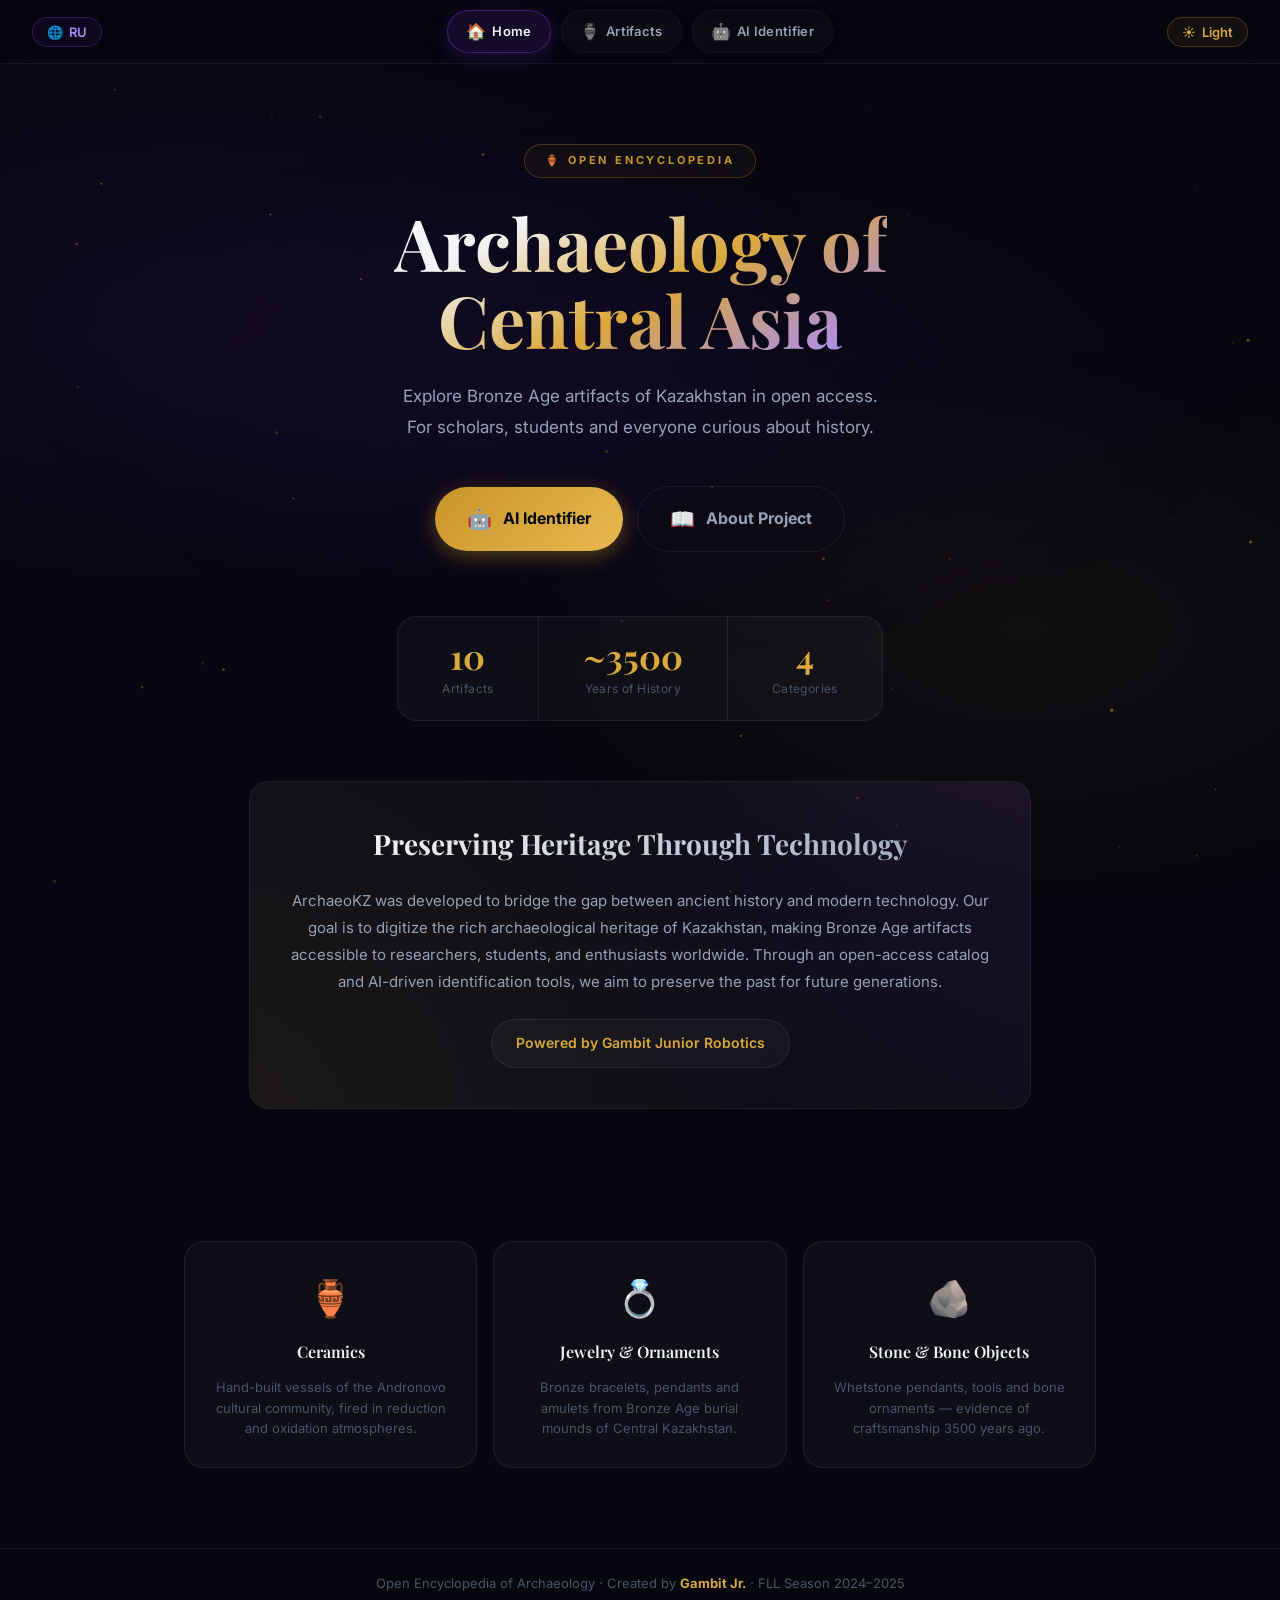
<file: index.html>
<!DOCTYPE html>
<html lang="en" data-theme="dark">
<head>
  <meta charset="UTF-8">
  <meta name="viewport" content="width=device-width, initial-scale=1.0">
  <meta name="description" content="ArchaeoKZ — Open Encyclopedia of Central Asian Archaeology. Artifacts, cultures and history for researchers, students and the curious.">
  <meta name="keywords" content="archaeology, Kazakhstan, Bronze Age, Andronovo culture, artifacts, ceramics, jewelry">
  <meta property="og:title"       content="ArchaeoKZ — Open Encyclopedia of Archaeology">
  <meta property="og:description" content="Explore Bronze Age artifacts of Central Asia in open access.">
  <title>ArchaeoKZ — Open Encyclopedia of Archaeology</title>
  <link rel="icon" type="image/png" href="favicon.png">
  <link rel="preconnect" href="https://fonts.googleapis.com">
  <link rel="preconnect" href="https://fonts.gstatic.com" crossorigin>
  <link href="https://fonts.googleapis.com/css2?family=Inter:wght@300;400;500;600;700;800&family=Playfair+Display:ital,wght@0,400;0,600;0,700;1,400;1,600&display=swap" rel="stylesheet">
  <script>
    const savedTheme = localStorage.getItem('archaeo-theme') || 'dark';
    document.documentElement.dataset.theme = savedTheme;
  </script>
  <style>
    /* ── RESET ─────────────────────────────────── */
    *, *::before, *::after { box-sizing: border-box; margin: 0; padding: 0; }
    html { scroll-behavior: smooth; background: var(--bg, #07070f); }
    html[data-theme="light"] { background: #fdfbf7; }

    /* ── VARIABLES ──────────────────────────────── */
    :root {
      --bg:       #07070f;
      --bg2:      #0d0d1a;
      --bg3:      #13132a;
      --card:     rgba(255,255,255,0.03);
      --card-h:   rgba(255,255,255,0.07);
      --border:   rgba(255,255,255,0.07);
      --border-a: rgba(124,58,237,0.35);
      --purple:   #7c3aed;
      --purple-l: #a78bfa;
      --purple-gl:rgba(124,58,237,0.18);
      --gold:     #c8952a;
      --gold-l:   #dba83a;
      --gold-gl:  rgba(200,149,42,0.18);
      --text:     #f1f5f9;
      --text2:    #94a3b8;
      --text3:    #475569;
      --nav-h:    64px;
      --r-sm:     8px;
      --r-md:     14px;
      --r-lg:     20px;
      --tr:       all 0.22s cubic-bezier(.4,0,.2,1);
      --shadow:   0 4px 32px rgba(0,0,0,0.6);
    }

    body {
      font-family: 'Inter', sans-serif;
      background: var(--bg);
      color: var(--text);
      line-height: 1.6;
      min-height: 100vh;
      overflow-x: hidden;
    }
    a { text-decoration: none; color: inherit; }
    button { cursor: pointer; font-family: inherit; }

    /* ── SCROLLBAR ──────────────────────────────── */
    ::-webkit-scrollbar { width: 5px; }
    ::-webkit-scrollbar-track { background: var(--bg); }
    ::-webkit-scrollbar-thumb { background: rgba(255,255,255,0.12); border-radius: 3px; }

    /* ── BACKGROUND ─────────────────────────────── */
    #bg-canvas {
      position: fixed; inset: 0;
      z-index: 0; pointer-events: none;
    }
    .bg-blobs {
      position: fixed; inset: 0; z-index: 0; pointer-events: none;
      background:
        radial-gradient(ellipse 80% 55% at 15% 35%, rgba(124,58,237,.08) 0%, transparent 65%),
        radial-gradient(ellipse 65% 50% at 80% 70%, rgba(200,149,42,.06) 0%, transparent 65%);
    }

    /* ── NAVBAR ─────────────────────────────────── */
    .navbar {
      position: fixed; top: 0; left: 0; right: 0;
      height: var(--nav-h); z-index: 200;
      display: flex; align-items: center; justify-content: center;
      padding: 0 32px; gap: 0;
      background: rgba(7,7,15,.85);
      backdrop-filter: blur(24px);
      -webkit-backdrop-filter: blur(24px);
      border-bottom: 1px solid var(--border);
    }

    /* Logo */
    .nav-brand {
      display: flex; align-items: center;
      flex-shrink: 0; margin-right: 32px;
      text-decoration: none;
    }
    .nav-logo-icon { font-size: 26px; }

    /* ── LANGUAGE SWITCHER ─────────────────────── */
    .lang-btn {
      display: flex; align-items: center; gap: 6px;
      padding: 6px 14px; border-radius: 20px;
      border: 1px solid rgba(124,58,237,0.3);
      background: rgba(124,58,237,0.07);
      color: var(--purple-l); font-size: 13px; font-weight: 600;
      cursor: pointer; transition: var(--tr); white-space: nowrap;
    }
    .lang-btn:hover { background: rgba(124,58,237,.16); border-color: rgba(124,58,237,.5); }
    html[data-theme="light"] .lang-btn {
      border-color: rgba(100,70,20,.3); background: rgba(100,70,20,.07); color: #8b6014;
    }

    /* Nav links */
    .nav-links {
      display: flex; align-items: center; gap: 10px;
    }
    .nav-link {
      display: inline-flex; align-items: center; gap: 6px;
      padding: 8px 18px; border-radius: 24px;
      font-size: 13px; font-weight: 600; letter-spacing: 0.3px;
      color: var(--text2); 
      background: rgba(255,255,255,0.02);
      border: 1px solid rgba(255,255,255,0.04);
      box-shadow: 0 2px 10px rgba(0,0,0,0.1);
      transition: all 0.3s cubic-bezier(.4,0,.2,1); white-space: nowrap;
    }
    .nav-link:hover {
      color: var(--text);
      background: rgba(255,255,255,0.08);
      border-color: rgba(255,255,255,0.15);
      transform: translateY(-1px);
      box-shadow: 0 4px 15px rgba(0,0,0,0.2);
    }
    .nav-link.active {
      color: var(--text);
      background: rgba(124,58,237,0.12);
      border-color: rgba(124,58,237,0.4);
      box-shadow: 0 4px 20px rgba(124,58,237,0.2);
    }
    .nav-link-icon { font-size: 16px; filter: grayscale(100%); opacity: 0.8; transition: var(--tr); }
    .nav-link:hover .nav-link-icon, .nav-link.active .nav-link-icon { filter: grayscale(0%); opacity: 1; }

    /* Primary nav button */
    .nav-btn {
      display: inline-flex; align-items: center; gap: 8px;
      padding: 8px 20px; border-radius: 100px;
      font-size: 14px; font-weight: 600;
      border: 1px solid transparent;
      transition: var(--tr); white-space: nowrap; cursor: pointer;
    }
    .nav-btn-primary {
      background: linear-gradient(135deg, var(--purple), #6025c5);
      color: #fff;
      box-shadow: 0 3px 12px rgba(124,58,237,.35);
    }
    .nav-btn-primary:hover {
      transform: translateY(-1px);
      box-shadow: 0 6px 20px rgba(124,58,237,.45);
    }
    .nav-btn-gold {
      background: rgba(200,149,42,.12);
      border-color: rgba(200,149,42,.35);
      color: var(--gold-l);
    }
    .nav-btn-gold:hover {
      background: rgba(200,149,42,.22);
      border-color: rgba(200,149,42,.6);
    }

    /* Nav groups */
    .nav-left {
      display: flex; align-items: center; gap: 10px;
      position: absolute; left: 32px; top: 50%; transform: translateY(-50%);
    }
    .nav-right {
      display: flex; align-items: center; gap: 10px;
      position: absolute; right: 32px; top: 50%; transform: translateY(-50%);
    }

    /* Theme button */
    .theme-btn {
      display: flex; align-items: center; gap: 6px;
      padding: 6px 14px; border-radius: 20px;
      border: 1px solid rgba(200,149,42,0.3);
      background: rgba(200,149,42,0.07);
      color: var(--gold-l);
      font-size: 13px; font-weight: 600;
      cursor: pointer; transition: var(--tr);
      white-space: nowrap;
    }
    .theme-btn:hover { background: rgba(200,149,42,.16); }

    /* Nav divider */
    .nav-sep { width: 1px; height: 22px; background: var(--border); flex-shrink: 0; margin: 0 6px; }

    /* Mobile burger */
    .nav-burger {
      display: none;
      background: none; border: none; cursor: pointer; color: inherit;
      padding: 4px; margin-left: 6px;
    }
    .nav-burger svg { width: 24px; height: 24px; color: var(--text); }
    html[data-theme="light"] .nav-burger svg { color: #1a1208; }

    @media (max-width: 768px) {
      .nav-burger { display: flex; align-items: center; justify-content: center; }
      .navbar .nav-links {
        display: none;
        position: absolute; top: var(--nav-h); left: 0; right: 0;
        flex-direction: column;
        background: rgba(7,7,15,0.95);
        padding: 20px;
        border-bottom: 1px solid var(--border);
        backdrop-filter: blur(20px);
        -webkit-backdrop-filter: blur(20px);
      }
      html[data-theme="light"] .navbar .nav-links {
        background: rgba(244,237,224, 0.95);
      }
      .navbar .nav-links.mobile-active { display: flex; }
    }

    /* ── PAGE WRAPPER ────────────────────────────── */
    .page {
      position: relative; z-index: 1;
      min-height: 100vh;
      padding-top: var(--nav-h);
      display: flex; flex-direction: column;
    }

    /* ── HERO ─────────────────────────────────────── */
    .hero {
      flex: 1;
      display: flex; flex-direction: column;
      align-items: center; justify-content: center;
      text-align: center;
      padding: 80px 24px 60px;
      position: relative;
    }
    .hero::before {
      content: '';
      position: absolute; inset: 0;
      background: radial-gradient(ellipse 70% 55% at 50% 45%, rgba(124,58,237,.06) 0%, transparent 70%);
      pointer-events: none;
    }

    .hero-eyebrow {
      display: inline-flex; align-items: center; gap: 8px;
      font-size: 11px; letter-spacing: 2.8px;
      text-transform: uppercase; color: var(--gold);
      font-weight: 700; margin-bottom: 26px;
      padding: 7px 20px;
      border: 1px solid rgba(200,149,42,.28);
      border-radius: 100px;
      background: rgba(200,149,42,.05);
      animation: fadeDown .6s ease both;
    }

    .hero-title {
      font-family: 'Playfair Display', serif;
      font-size: clamp(40px, 6vw, 72px);
      font-weight: 700; line-height: 1.08;
      margin-bottom: 22px;
      background: linear-gradient(150deg, #f1f5f9 20%, var(--gold-l) 55%, var(--purple-l) 95%);
      -webkit-background-clip: text; -webkit-text-fill-color: transparent;
      background-clip: text;
      animation: fadeDown .6s .1s ease both;
    }

    .hero-text {
      font-size: 17px; color: var(--text2);
      max-width: 500px; line-height: 1.8;
      margin-bottom: 44px;
      animation: fadeDown .6s .2s ease both;
    }

    /* ── CTA BUTTONS ───────────────────────────────── */
    .hero-cta {
      display: flex; justify-content: center; align-items: center;
      flex-wrap: wrap; gap: 14px;
      margin-bottom: 64px;
      animation: fadeDown .6s .3s ease both;
    }
    .cta-btn {
      display: inline-flex; align-items: center; gap: 11px;
      padding: 16px 32px; border-radius: 100px;
      font-size: 16px; font-weight: 700;
      transition: var(--tr); white-space: nowrap;
      position: relative; overflow: hidden;
      text-decoration: none;
    }
    .cta-btn::before {
      content: '';
      position: absolute; inset: 0;
      background: rgba(255,255,255,0);
      transition: background .2s ease;
    }
    .cta-btn:hover::before { background: rgba(255,255,255,.07); }
    .cta-btn:active { transform: scale(.97); }

    .cta-primary {
      background: linear-gradient(135deg, var(--purple) 0%, #6d28d9 100%);
      color: #fff;
      box-shadow: 0 5px 20px rgba(124,58,237,.4);
    }
    .cta-primary:hover {
      transform: translateY(-3px);
      box-shadow: 0 10px 28px rgba(124,58,237,.5);
    }

    .cta-gold {
      background: linear-gradient(135deg, var(--gold) 0%, #e8b94f 100%);
      color: #07070f;
      box-shadow: 0 5px 20px rgba(200,149,42,.38);
    }
    .cta-gold:hover {
      transform: translateY(-3px);
      box-shadow: 0 10px 28px rgba(200,149,42,.48);
    }

    .cta-ghost {
      background: transparent;
      color: var(--text2);
      border: 1px solid var(--border);
    }
    .cta-ghost:hover {
      color: var(--text);
      border-color: rgba(255,255,255,.2);
      background: rgba(255,255,255,.04);
      transform: translateY(-2px);
    }

    .cta-icon { font-size: 20px; }

    /* ── HERO STATS ─────────────────────────────────── */
    .hero-stats {
      display: flex; justify-content: center; gap: 0;
      background: var(--card);
      border: 1px solid var(--border);
      border-radius: var(--r-lg);
      overflow: hidden;
      animation: fadeDown .6s .4s ease both;
    }
    .hs-item {
      padding: 22px 44px; text-align: center;
      border-right: 1px solid var(--border);
    }
    .hs-item:last-child { border-right: none; }
    .hs-val {
      font-family: 'Playfair Display', serif;
      font-size: 34px; font-weight: 700;
      color: var(--gold-l); line-height: 1;
      margin-bottom: 6px;
    }
    .hs-label { font-size: 12px; color: var(--text3); letter-spacing: .4px; }

    /* ── FEATURE CARDS ROW ──────────────────────────── */
    .features {
      display: grid;
      grid-template-columns: repeat(3, 1fr);
      gap: 16px;
      max-width: 960px; margin: 72px auto 0;
      padding: 0 24px 80px;
      position: relative; z-index: 1;
      animation: fadeUp .7s .5s ease both;
    }
    .feat-card {
      background: var(--card);
      border: 1px solid var(--border);
      border-radius: var(--r-lg);
      padding: 28px 24px;
      transition: var(--tr);
      text-align: center;
      text-decoration: none; color: inherit;
      display: flex; flex-direction: column; align-items: center; gap: 12px;
    }
    .feat-card:hover {
      border-color: var(--border-a);
      background: var(--card-h);
      transform: translateY(-4px);
      box-shadow: 0 8px 32px rgba(124,58,237,.1);
    }
    .feat-icon { font-size: 36px; }
    .feat-title {
      font-family: 'Playfair Display', serif;
      font-size: 16px; font-weight: 600;
    }
    .feat-text { font-size: 13px; color: var(--text3); line-height: 1.6; }

    /* ── ABOUT SECTION ─────────────────────────────────── */
    .about-section {
      max-width: 900px; margin: 0 auto 60px; padding: 40px;
      background: var(--card); border: 1px solid var(--border);
      border-radius: var(--r-lg); text-align: center;
      position: relative; overflow: hidden;
    }
    .about-section::before {
      content: ''; position: absolute; top: -50px; left: -50px; right: -50px; bottom: -50px;
      background: radial-gradient(circle at top right, rgba(124,58,237,.08), transparent 60%),
                  radial-gradient(circle at bottom left, rgba(200,149,42,.08), transparent 60%);
      z-index: -1;
    }
    .about-title {
      font-family: 'Playfair Display', serif; font-size: 28px; margin-bottom: 20px;
      background: linear-gradient(135deg, #fff, #94a3b8);
      -webkit-background-clip: text; -webkit-text-fill-color: transparent; background-clip: text;
    }
    .about-text {
      font-size: 15px; color: var(--text2); line-height: 1.8; margin-bottom: 24px;
      max-width: 700px; margin-left: auto; margin-right: auto;
    }
    .about-logo {
      display: inline-block; padding: 12px 24px; border-radius: 100px;
      background: rgba(255,255,255,0.03); border: 1px solid var(--border);
      font-weight: 600; font-size: 14px; color: var(--gold-l);
    }

    /* ── FOOTER ─────────────────────────────────────── */
    .site-footer {
      position: relative; z-index: 1;
      text-align: center; padding: 24px;
      border-top: 1px solid var(--border);
      font-size: 13px; color: var(--text3);
    }
    .site-footer strong { color: var(--gold-l); }

    /* ── ANIMATIONS ─────────────────────────────────── */
    @keyframes fadeDown {
      from { opacity: 0; transform: translateY(-16px); }
      to   { opacity: 1; transform: translateY(0); }
    }
    @keyframes fadeUp {
      from { opacity: 0; transform: translateY(20px); }
      to   { opacity: 1; transform: translateY(0); }
    }

    /* ── LIGHT THEME ─────────────────────────────────── */
    html[data-theme="light"] body { background: #fdfbf7; color: #2a241d; }
    html[data-theme="light"] .navbar { background: rgba(253,251,247,.95); border-bottom-color: rgba(139,96,20,.15); box-shadow: 0 4px 20px rgba(0,0,0,.04); backdrop-filter: blur(20px); }
    html[data-theme="light"] .nav-link { 
      background: transparent; border-color: transparent; color: #5a4f43; box-shadow: none; font-weight: 600;
    }
    html[data-theme="light"] .nav-link:hover { 
      background: rgba(180,122,24,0.06); border-color: rgba(180,122,24,0.2); color: #2a241d; box-shadow: none;
    }
    html[data-theme="light"] .nav-link.active {
      background: #ffffff; border-color: rgba(139,96,20,.2); color: #b47a18; box-shadow: 0 2px 8px rgba(139,96,20,.05);
    }
    html[data-theme="light"] .hero-title {
      background: none; -webkit-text-fill-color: #1c1813; color: #1c1813; text-shadow: none;
    }
    html[data-theme="light"] .hero-text { color: #5a4f43; }
    html[data-theme="light"] .hero-stats { background: #ffffff; border-color: rgba(139,96,20,.12); box-shadow: 0 8px 30px rgba(139,96,20,.05); }
    html[data-theme="light"] .hs-label { color: #8c7b68; font-weight: 600; }
    html[data-theme="light"] .feat-card { background: #ffffff; border-color: rgba(139,96,20,.1); box-shadow: 0 4px 15px rgba(139,96,20,.03); }
    html[data-theme="light"] .feat-card:hover { border-color: rgba(180,122,24,.4); box-shadow: 0 10px 40px rgba(180,122,24,.1); transform: translateY(-4px); }
    html[data-theme="light"] .feat-text { color: #5a4f43; }
    html[data-theme="light"] .feat-title { color: #1c1813; }
    html[data-theme="light"] .cta-ghost { color: #5a4f43; border-color: rgba(139,96,20,.2); }
    html[data-theme="light"] .cta-ghost:hover { background: #1c1813; color: #ffffff; border-color: #1c1813; }
    html[data-theme="light"] .site-footer { border-top-color: rgba(139,96,20,.1); color: #8c7b68; }
    html[data-theme="light"] .theme-btn, html[data-theme="light"] .lang-btn { border-color: rgba(139,96,20,.15); background: #ffffff; color: #5a4f43; }
    html[data-theme="light"] .nav-sep { background: rgba(139,96,20,.15); }
    html[data-theme="light"] .bg-blobs { opacity: .08; filter: saturate(2); }
    html[data-theme="light"] #bg-canvas { opacity: .1; filter: invert(1); }
    html[data-theme="light"] .nav-btn-gold { color: #b47a18; border-color: rgba(180,122,24,.3); background: rgba(180,122,24,.05); }
    html[data-theme="light"] .about-title { background: none; -webkit-text-fill-color: #1c1813; color: #1c1813; text-shadow: none; }
    html[data-theme="light"] .about-text { color: #5a4f43; }
    html[data-theme="light"] .about-logo { background: #ffffff; border-color: rgba(139,96,20,.15); color: #b47a18; }

    /* ── RESPONSIVE ─────────────────────────────────── */
    @media (max-width: 760px) {
      .features { grid-template-columns: 1fr; }
      .hs-item  { padding: 18px 24px; }
      .hero-title { font-size: 38px; }
      .about-section { margin: 0 16px 40px; padding: 24px 20px; }
      .about-title { font-size: 24px; }
      .about-text { font-size: 14px; }
    }
    @media (max-width: 540px) {
      .hero-stats { flex-direction: column; }
      .hs-item { border-right: none; border-bottom: 1px solid var(--border); }
      .hs-item:last-child { border-bottom: none; }
      .nav-left { left: 16px; }
      .nav-right { right: 16px; }
      .lang-btn, .theme-btn { padding: 6px 10px; font-size: 12px; }
      .nav-burger { margin-left: 2px; }
    }
  </style>
</head>
<body>

<!-- ─── BACKGROUND ──────────────────────────── -->
<canvas id="bg-canvas"></canvas>
<div class="bg-blobs"></div>

<!-- ─── NAVBAR ──────────────────────────────── -->
<nav class="navbar" role="navigation" aria-label="Main navigation">


  <!-- Left side actions -->
  <div class="nav-left">
    <button class="lang-btn" id="lang-toggle" aria-label="Switch language">
      <span id="lang-icon">🌐</span>
      <span id="lang-label">RU</span>
    </button>
  </div>

  <!-- Links -->
  <div class="nav-links" role="list">
    <a href="index.html" class="nav-link active" role="listitem">
      <span class="nav-link-icon">🏠</span><span data-i18n="home"> Home</span>
    </a>
    <a href="artifacts.html" class="nav-link" role="listitem">
      <span class="nav-link-icon">🏺</span><span data-i18n="artifacts"> Artifacts</span>
    </a>
    <a href="identify.html" class="nav-link" role="listitem" id="nav-ai-link">
      <span class="nav-link-icon">🤖</span><span class="nav-ai-text"> AI Identifier</span>
    </a>
  </div>

  <!-- Right side actions -->
  <div class="nav-right">
    <button class="theme-btn" id="theme-toggle" aria-label="Toggle colour theme">
      <span id="theme-icon">☀️</span>
      <span id="theme-label">Light</span>
    </button>
    <button class="nav-burger" id="mobile-menu-btn" aria-label="Toggle mobile menu">
      <svg width="24" height="24" viewBox="0 0 24 24" fill="none" stroke="currentColor" stroke-width="2" stroke-linecap="round"><path d="M4 6h16M4 12h16M4 18h16"/></svg>
    </button>
  </div>

</nav>

<!-- ─── PAGE ─────────────────────────────────── -->
<div class="page">

  <!-- HERO -->
  <section class="hero" aria-labelledby="hero-title">

    <div class="hero-eyebrow">🏺 Open Encyclopedia</div>

    <h1 class="hero-title" id="hero-title" data-i18n="heroTitle">
      Archaeology of<br>Central Asia
    </h1>

    <p class="hero-text" data-i18n="heroText">
      Explore Bronze Age artifacts of Kazakhstan in open access.
      For scholars, students and everyone curious about history.
    </p>

    <!-- CTA Buttons -->
    <div class="hero-cta">
      <a href="identify.html" class="cta-btn cta-gold" id="cta-ai" aria-label="Identify artifact with AI">
        <span class="cta-icon">🤖</span>
        <span data-i18n="ai">AI Identifier</span>
      </a>
      <a href="#about" class="cta-btn cta-ghost" id="cta-about" aria-label="Learn about this project">
        <span class="cta-icon">📖</span>
        <span data-i18n="about">About Project</span>
      </a>
    </div>

    <!-- Stats -->
    <div class="hero-stats" aria-label="Collection statistics">
      <div class="hs-item">
        <div class="hs-val">10</div>
        <div class="hs-label">Artifacts</div>
      </div>
      <div class="hs-item">
        <div class="hs-val">~3500</div>
        <div class="hs-label">Years of History</div>
      </div>
      <div class="hs-item">
        <div class="hs-val">4</div>
        <div class="hs-label">Categories</div>
      </div>
    </div>

  </section>

  <!-- ABOUT SECTION -->
  <section class="about-section" id="about">
    <h2 class="about-title" data-i18n="aboutTitle">Preserving Heritage Through Technology</h2>
    <p class="about-text" data-i18n="aboutText">
      ArchaeoKZ was developed to bridge the gap between ancient history and modern technology. Our goal is to digitize the rich archaeological heritage of Kazakhstan, making Bronze Age artifacts accessible to researchers, students, and enthusiasts worldwide. Through an open-access catalog and AI-driven identification tools, we aim to preserve the past for future generations.
    </p>
    <div class="about-logo" data-i18n="aboutLogo">
      Powered by Gambit Junior Robotics
    </div>
  </section>

  <!-- FEATURE CARDS -->
  <section class="features" aria-label="What you can find" id="categories">

    <a href="artifacts.html" class="feat-card" id="feat-ceramics">
      <span class="feat-icon">🏺</span>
      <div class="feat-title" data-i18n="ceramics">Ceramics</div>
      <p class="feat-text" data-i18n="cFeat">Hand-built vessels of the Andronovo cultural community, fired in reduction and oxidation atmospheres.</p>
    </a>

    <a href="artifacts.html?cat=jewelry" class="feat-card" id="feat-jewelry">
      <span class="feat-icon">💍</span>
      <div class="feat-title" data-i18n="jewelry">Jewelry & Ornaments</div>
      <p class="feat-text" data-i18n="jFeat">Bronze bracelets, pendants and amulets from Bronze Age burial mounds of Central Kazakhstan.</p>
    </a>

    <a href="artifacts.html?cat=stone" class="feat-card" id="feat-stone">
      <span class="feat-icon">🪨</span>
      <div class="feat-title" data-i18n="stone">Stone & Bone Objects</div>
      <p class="feat-text" data-i18n="sFeat">Whetstone pendants, tools and bone ornaments — evidence of craftsmanship 3500 years ago.</p>
    </a>

  </section>

  <!-- FOOTER -->
  <footer class="site-footer" role="contentinfo">
    <p>
      ArchaeoKZ — Open Encyclopedia of Archaeology ·<br>
      Created by <strong>Gambit Jr.</strong> · FLL Season 2024–2025
    </p>
  </footer>

</div>

<!-- ─── PARTICLES SCRIPT ──────────────────────── -->
<script>
  // ── Particle background ──────────────────────
  (function () {
    const canvas = document.getElementById('bg-canvas');
    if (!canvas) return;
    const ctx = canvas.getContext('2d');
    let W = canvas.width  = window.innerWidth;
    let H = canvas.height = window.innerHeight;

    const particles = Array.from({ length: 55 }, () => ({
      x:  Math.random() * W,
      y:  Math.random() * H,
      r:  Math.random() * 1.5 + 0.3,
      dx: (Math.random() - 0.5) * 0.25,
      dy: (Math.random() - 0.5) * 0.25,
      a:  Math.random() * 0.45 + 0.08
    }));

    function draw() {
      ctx.clearRect(0, 0, W, H);
      particles.forEach(p => {
        ctx.beginPath();
        ctx.arc(p.x, p.y, p.r, 0, Math.PI * 2);
        ctx.fillStyle = `rgba(200,149,42,${p.a})`;
        ctx.fill();
        p.x += p.dx; p.y += p.dy;
        if (p.x < 0 || p.x > W) p.dx *= -1;
        if (p.y < 0 || p.y > H) p.dy *= -1;
      });
      requestAnimationFrame(draw);
    }
    draw();
    window.addEventListener('resize', () => {
      W = canvas.width  = window.innerWidth;
      H = canvas.height = window.innerHeight;
    });
  })();

  // ── i18n strings ──────────────────────────────
  const STRINGS = {
    en: {
      heroTitle:  'Archaeology of<br>Central Asia',
      heroText:   'Explore Bronze Age artifacts of Kazakhstan in open access. For scholars, students and everyone curious about history.',
      browse:     'Browse Artifacts',
      ai:         'AI Identifier',
      about:      'About Project',
      artifacts:  'Artifacts', home: 'Home',
      ceramics:   'Ceramics', jewelry: 'Jewelry & Ornaments', stone: 'Stone & Bone Objects',
      cFeat:      'Hand-built vessels of the Andronovo cultural community, fired in reduction and oxidation atmospheres.',
      jFeat:      'Bronze bracelets, pendants and amulets from Bronze Age burial mounds of Central Kazakhstan.',
      sFeat:      'Whetstone pendants, tools and bone ornaments — evidence of craftsmanship 3500 years ago.',
      footer:     'Open Encyclopedia of Archaeology · Created by',
      statArt:    'Artifacts', statYrs: 'Years of History', statCat: 'Categories',
      aboutTitle: 'Preserving Heritage Through Technology',
      aboutText:  'ArchaeoKZ was developed to bridge the gap between ancient history and modern technology. Our goal is to digitize the rich archaeological heritage of Kazakhstan, making Bronze Age artifacts accessible to researchers, students, and enthusiasts worldwide. Through an open-access catalog and AI-driven identification tools, we aim to preserve the past for future generations.',
      aboutLogo:  'Powered by Gambit Junior Robotics'
    },
    ru: {
      heroTitle:  'Археология<br>Центральной Азии',
      heroText:   'Исследуйте артефакты Бронзового века Казахстана в открытом доступе. Для учёных, студентов и всех любопытных.',
      browse:     'Смотреть артефакты',
      ai:         'AI Идентификатор',
      about:      'О проекте',
      artifacts:  'Артефакты', home: 'Главная',
      ceramics:   'Керамика', jewelry: 'Украшения', stone: 'Каменные и костяные изделия',
      cFeat:      'Лепные сосуды андроновской культурно-исторической общности, обожжённые в восстановительной и окислительной атмосфере.',
      jFeat:      'Бронзовые браслеты, подвески и амулеты из погребений Бронзового века Центрального Казахстана.',
      sFeat:      'Подвески-оселки, орудия и костяные украшения — свидетельство мастерства 3500-летней давности.',
      footer:     'Открытая Энциклопедия Археологии · Создана командой',
      statArt:    'Артефактов', statYrs: 'Лет истории', statCat: 'Категорий',
      aboutTitle: 'Сохранение наследия через технологии',
      aboutText:  'ArchaeoKZ был разработан, чтобы соединить древнюю историю и современные технологии. Наша цель — оцифровать богатое археологическое наследие Казахстана, сделав артефакты бронзового века доступными для исследователей, студентов и энтузиастов по всему миру. С помощью каталога в открытом доступе и инструментов идентификации на базе ИИ мы стремимся сохранить прошлое для будущих поколений.',
      aboutLogo:  'Разработано командой Gambit Junior Robotics'
    }
  };

  // ── Language toggle ───────────────────────────
  const lbtn  = document.getElementById('lang-toggle');
  const licon = document.getElementById('lang-icon');
  const llbl  = document.getElementById('lang-label');

  applyLang(localStorage.getItem('archaeo-lang') || 'en');

  lbtn.addEventListener('click', () => {
    const next = document.documentElement.dataset.lang === 'en' ? 'ru' : 'en';
    applyLang(next);
    localStorage.setItem('archaeo-lang', next);
  });

  function applyLang(l) {
    document.documentElement.dataset.lang = l;
    licon.textContent = '🌐';
    llbl.textContent  = l === 'en' ? 'RU' : 'EN';
    const s = STRINGS[l];
    document.querySelectorAll('[data-i18n]').forEach(el => {
      const key = el.dataset.i18n;
      if (s[key] !== undefined) el.innerHTML = s[key];
    });
    // hs-labels
    const hsl = document.querySelectorAll('.hs-label');
    if (hsl[0]) hsl[0].textContent = s.statArt;
    if (hsl[1]) hsl[1].textContent = s.statYrs;
    if (hsl[2]) hsl[2].textContent = s.statCat;
    // nav link AI explicit replacement
    const aiTextSpan = document.querySelector('#nav-ai-link .nav-ai-text');
    if (aiTextSpan) aiTextSpan.textContent = ' ' + s.ai;
    // footer
    // footer
    const footer = document.querySelector('.site-footer p');
    if (footer) footer.innerHTML = `${s.footer} <strong>Gambit Jr.</strong> · FLL Season 2024–2025`;
  }

  // ── Theme toggle ──────────────────────────────
  const html  = document.documentElement;
  const btn   = document.getElementById('theme-toggle');
  const icon  = document.getElementById('theme-icon');
  const label = document.getElementById('theme-label');

  applyTheme(localStorage.getItem('archaeo-theme') || 'dark');

  btn.addEventListener('click', () => {
    const next = html.dataset.theme === 'dark' ? 'light' : 'dark';
    applyTheme(next);
    localStorage.setItem('archaeo-theme', next);
  });

  function applyTheme(t) {
    html.dataset.theme = t;
    if (t === 'dark') { icon.textContent = '☀️'; label.textContent = 'Light'; }
    else              { icon.textContent = '🌙'; label.textContent = 'Dark';  }
  }

  // ── Mobile Menu toggle ─────────────────────────
  const burgerBtn = document.getElementById('mobile-menu-btn');
  const navLinks = document.querySelector('.nav-links');
  if (burgerBtn && navLinks) {
    burgerBtn.addEventListener('click', () => {
      navLinks.classList.toggle('mobile-active');
    });
    navLinks.querySelectorAll('.nav-link').forEach(link => {
      link.addEventListener('click', () => {
        navLinks.classList.remove('mobile-active');
      });
    });
  }

  // Fallback for mobile menu if needed
  if (!document.body.classList.contains('ready')) document.body.classList.add('ready');

</script>
</body>
</html>
</file>
